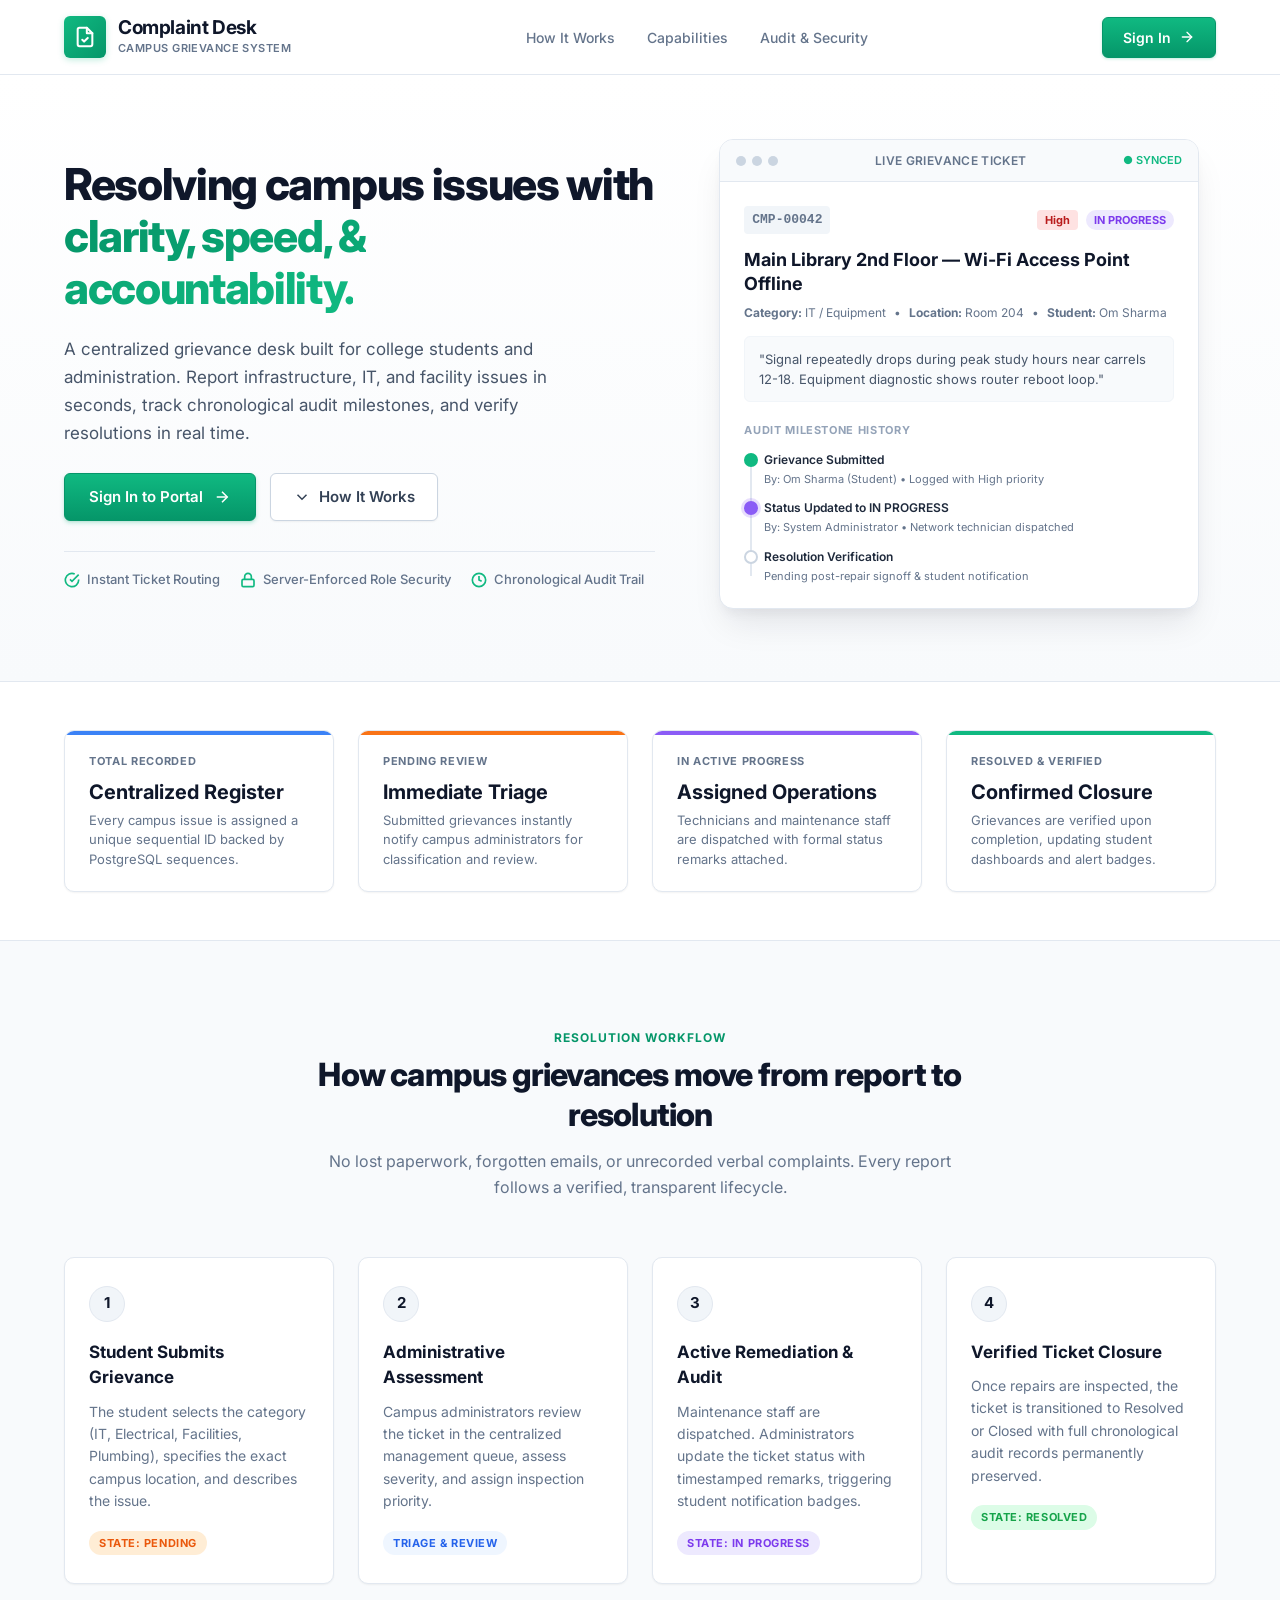
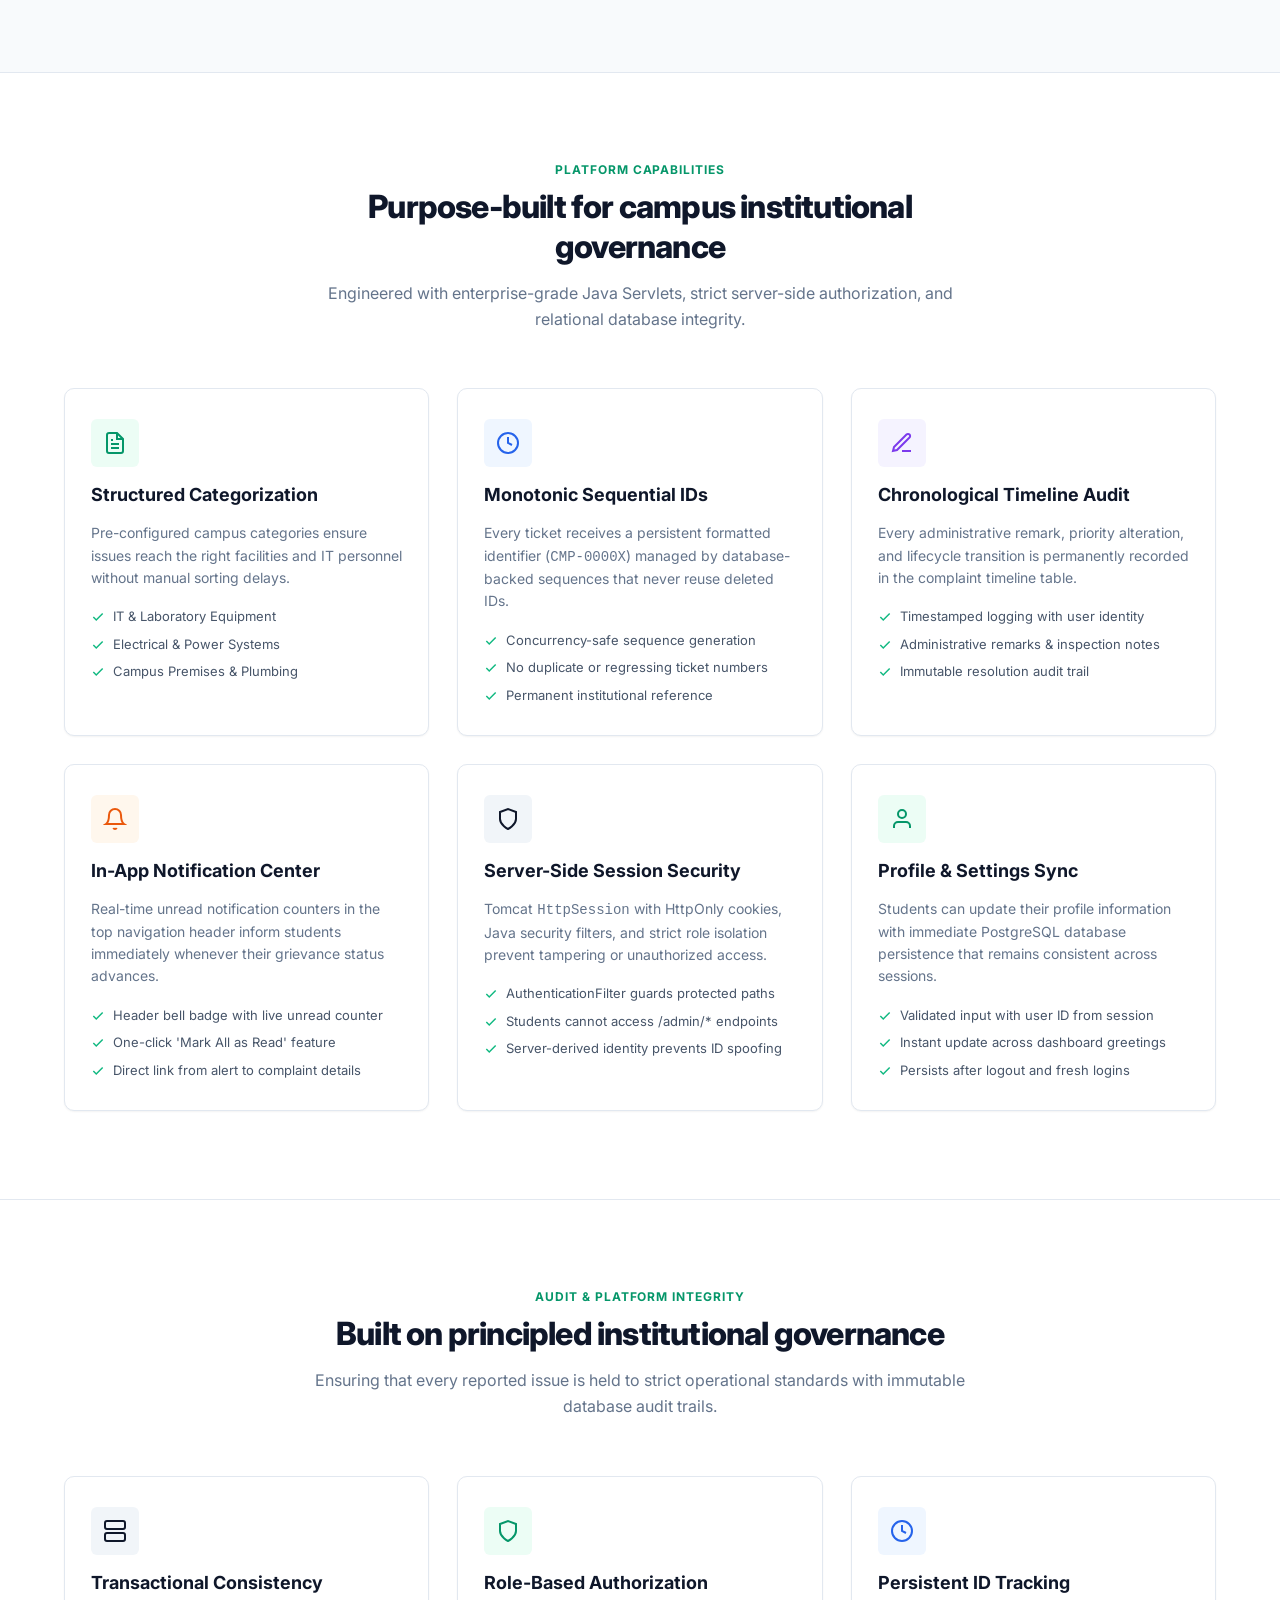
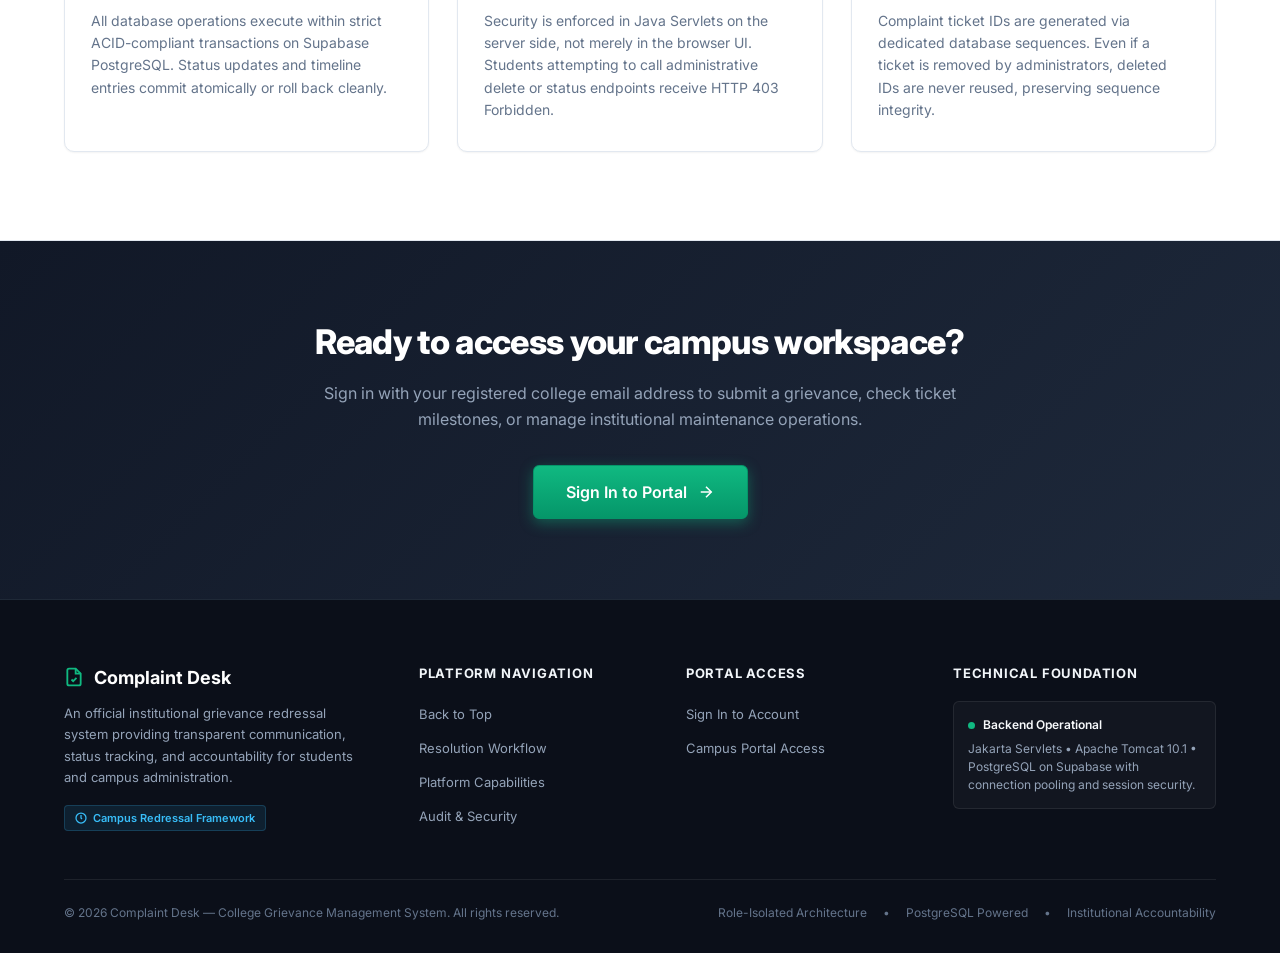
<file: CollegeComplaintSystemJava/index.html>
<!DOCTYPE html>
<html lang="en">
<head>
  <meta charset="UTF-8">
  <meta name="viewport" content="width=device-width, initial-scale=1.0">
  <title>Complaint Desk — College Grievance Management System</title>
  <meta name="description" content="Centralized, transparent, and role-secured campus complaint redressal platform for college students and administration.">
  <link rel="stylesheet" href="css/style.css">
  <link rel="stylesheet" href="css/landing.css">
</head>
<body class="landing-page" id="top">

  <!-- ========================================================================
       1. Top Sticky Navigation Bar
       ======================================================================== -->
  <header class="landing-navbar">
    <div class="landing-container">
      <div class="landing-nav-inner">
        <!-- Brand Emblem & Title -->
        <a href="index.html" class="landing-brand" aria-label="Complaint Desk Home">
          <div class="brand-icon-box">
            <svg viewBox="0 0 24 24" width="22" height="22" fill="none" stroke="currentColor" stroke-width="2.2" stroke-linecap="round" stroke-linejoin="round">
              <path d="M14 2H6a2 2 0 0 0-2 2v16a2 2 0 0 0 2 2h12a2 2 0 0 0 2-2V8z"></path>
              <polyline points="14 2 14 8 20 8"></polyline>
              <path d="M9 15l2 2 4-4"></path>
            </svg>
          </div>
          <div class="brand-text-block">
            <span class="brand-title">Complaint Desk</span>
            <span class="brand-badge">Campus Grievance System</span>
          </div>
        </a>

        <!-- Desktop Navigation Links -->
        <nav>
          <ul class="landing-nav-links" id="navLinks">
            <li><a href="#workflow">How It Works</a></li>
            <li><a href="#features">Capabilities</a></li>
            <li><a href="#tracking">Audit & Security</a></li>
          </ul>
        </nav>

        <!-- Navigation Action Buttons -->
        <div class="landing-nav-actions">
          <a href="login.html" class="nav-btn-signin" id="navSignInBtn">
            <span>Sign In</span>
            <svg viewBox="0 0 24 24" width="16" height="16" fill="none" stroke="currentColor" stroke-width="2" stroke-linecap="round" stroke-linejoin="round">
              <line x1="5" y1="12" x2="19" y2="12"></line>
              <polyline points="12 5 19 12 12 19"></polyline>
            </svg>
          </a>
          <button class="mobile-nav-toggle" id="mobileNavToggle" aria-label="Toggle Navigation Menu">
            <svg viewBox="0 0 24 24" width="24" height="24" fill="none" stroke="currentColor" stroke-width="2">
              <line x1="3" y1="12" x2="21" y2="12"></line>
              <line x1="3" y1="6" x2="21" y2="6"></line>
              <line x1="3" y1="18" x2="21" y2="18"></line>
            </svg>
          </button>
        </div>
      </div>
    </div>
  </header>

  <!-- ========================================================================
       2. Hero Section: Authentic Campus Grievance Platform
       ======================================================================== -->
  <section class="hero-section">
    <div class="landing-container">
      <div class="hero-grid">
        
        <!-- Left: Headline, Description & CTAs -->
        <div class="hero-content">
          <h1 class="hero-headline">
            Resolving campus issues with <span class="accent-text">clarity, speed, & accountability.</span>
          </h1>

          <p class="hero-description">
            A centralized grievance desk built for college students and administration. Report infrastructure, IT, and facility issues in seconds, track chronological audit milestones, and verify resolutions in real time.
          </p>

          <div class="hero-cta-group">
            <a href="login.html" class="btn-hero-primary" id="heroSignInBtn">
              <span>Sign In to Portal</span>
              <svg viewBox="0 0 24 24" width="18" height="18" fill="none" stroke="currentColor" stroke-width="2">
                <line x1="5" y1="12" x2="19" y2="12"></line>
                <polyline points="12 5 19 12 12 19"></polyline>
              </svg>
            </a>
            <a href="#workflow" class="btn-hero-secondary">
              <svg viewBox="0 0 24 24" width="18" height="18" fill="none" stroke="currentColor" stroke-width="2">
                <polyline points="6 9 12 15 18 9"></polyline>
              </svg>
              <span>How It Works</span>
            </a>
          </div>

          <!-- Trust Badges Row -->
          <div class="hero-feature-tags">
            <div class="hero-tag-item">
              <svg viewBox="0 0 24 24" width="16" height="16" fill="none" stroke="currentColor" stroke-width="2.5">
                <path d="M22 11.08V12a10 10 0 1 1-5.93-9.14"></path>
                <polyline points="22 4 12 14.01 9 11.01"></polyline>
              </svg>
              <span>Instant Ticket Routing</span>
            </div>
            <div class="hero-tag-item">
              <svg viewBox="0 0 24 24" width="16" height="16" fill="none" stroke="currentColor" stroke-width="2.5">
                <rect x="3" y="11" width="18" height="11" rx="2" ry="2"></rect>
                <path d="M7 11V7a5 5 0 0 1 10 0v4"></path>
              </svg>
              <span>Server-Enforced Role Security</span>
            </div>
            <div class="hero-tag-item">
              <svg viewBox="0 0 24 24" width="16" height="16" fill="none" stroke="currentColor" stroke-width="2.5">
                <circle cx="12" cy="12" r="10"></circle>
                <polyline points="12 6 12 12 16 14"></polyline>
              </svg>
              <span>Chronological Audit Trail</span>
            </div>
          </div>
        </div>

        <!-- Right: Authentic Ticket Preview Mockup -->
        <div class="hero-visual">
          <div class="mockup-card-container">
            <div class="mockup-window-header">
              <div class="mockup-window-dots">
                <span class="mockup-dot"></span>
                <span class="mockup-dot"></span>
                <span class="mockup-dot"></span>
              </div>
              <span class="mockup-window-title">LIVE GRIEVANCE TICKET</span>
              <span style="font-size:11px; font-weight:600; color:#10b981;">● SYNCED</span>
            </div>

            <div class="mockup-body">
              <div class="mockup-ticket-head">
                <span class="mockup-ticket-id">CMP-00042</span>
                <div class="mockup-badge-group">
                  <span class="badge-priority priority-high" style="background:#fee2e2; color:#b91c1c; font-size:11px; font-weight:700; padding:2px 8px; border-radius:4px;">High</span>
                  <span class="status-badge badge-in-progress" style="background:#ede9fe; color:#7c3aed; font-size:11px; font-weight:700; padding:2px 8px; border-radius:9999px;">IN PROGRESS</span>
                </div>
              </div>

              <h2 class="mockup-ticket-title">Main Library 2nd Floor — Wi-Fi Access Point Offline</h2>

              <div class="mockup-ticket-meta">
                <span><strong>Category:</strong> IT / Equipment</span>
                <span>&bull;</span>
                <span><strong>Location:</strong> Room 204</span>
                <span>&bull;</span>
                <span><strong>Student:</strong> Om Sharma</span>
              </div>

              <div class="mockup-ticket-desc">
                "Signal repeatedly drops during peak study hours near carrels 12-18. Equipment diagnostic shows router reboot loop."
              </div>

              <div class="mockup-timeline-label">Audit Milestone History</div>
              <div class="mockup-timeline">
                <div class="mockup-step done">
                  <div class="mockup-step-dot"></div>
                  <div class="mockup-step-content">
                    <span class="mockup-step-action">Grievance Submitted</span>
                    <span class="mockup-step-note">By: Om Sharma (Student) &bull; Logged with High priority</span>
                  </div>
                </div>

                <div class="mockup-step active">
                  <div class="mockup-step-dot"></div>
                  <div class="mockup-step-content">
                    <span class="mockup-step-action">Status Updated to IN PROGRESS</span>
                    <span class="mockup-step-note">By: System Administrator &bull; Network technician dispatched</span>
                  </div>
                </div>

                <div class="mockup-step">
                  <div class="mockup-step-dot"></div>
                  <div class="mockup-step-content">
                    <span class="mockup-step-action">Resolution Verification</span>
                    <span class="mockup-step-note">Pending post-repair signoff & student notification</span>
                  </div>
                </div>
              </div>
            </div>
          </div>
        </div>

      </div>
    </div>
  </section>

  <!-- ========================================================================
       3. Platform Metrics Strip (Matching Dashboard Metric Cards)
       ======================================================================== -->
  <section class="metrics-strip-section">
    <div class="landing-container">
      <div class="metrics-grid">
        
        <!-- Total Complaints Card -->
        <div class="metric-box metric-total">
          <div class="metric-label">TOTAL RECORDED</div>
          <div class="metric-heading">Centralized Register</div>
          <p class="metric-text">Every campus issue is assigned a unique sequential ID backed by PostgreSQL sequences.</p>
        </div>

        <!-- Pending Review Card -->
        <div class="metric-box metric-pending">
          <div class="metric-label">PENDING REVIEW</div>
          <div class="metric-heading">Immediate Triage</div>
          <p class="metric-text">Submitted grievances instantly notify campus administrators for classification and review.</p>
        </div>

        <!-- In Progress Card -->
        <div class="metric-box metric-progress">
          <div class="metric-label">IN ACTIVE PROGRESS</div>
          <div class="metric-heading">Assigned Operations</div>
          <p class="metric-text">Technicians and maintenance staff are dispatched with formal status remarks attached.</p>
        </div>

        <!-- Resolved Card -->
        <div class="metric-box metric-resolved">
          <div class="metric-label">RESOLVED & VERIFIED</div>
          <div class="metric-heading">Confirmed Closure</div>
          <p class="metric-text">Grievances are verified upon completion, updating student dashboards and alert badges.</p>
        </div>

      </div>
    </div>
  </section>

  <!-- ========================================================================
       4. How It Works: The 4-Step Resolution Workflow
       ======================================================================== -->
  <section class="section-wrapper" id="workflow">
    <div class="landing-container">
      <div class="section-header-centered">
        <div class="section-kicker">RESOLUTION WORKFLOW</div>
        <h2 class="section-title">How campus grievances move from report to resolution</h2>
        <p class="section-subtitle">
          No lost paperwork, forgotten emails, or unrecorded verbal complaints. Every report follows a verified, transparent lifecycle.
        </p>
      </div>

      <div class="workflow-grid">
        
        <!-- Step 1 -->
        <div class="workflow-card">
          <div class="workflow-step-num">1</div>
          <h3>Student Submits Grievance</h3>
          <p>The student selects the category (IT, Electrical, Facilities, Plumbing), specifies the exact campus location, and describes the issue.</p>
          <span class="step-badge" style="background:#ffedd5; color:#ea580c;">STATE: PENDING</span>
        </div>

        <!-- Step 2 -->
        <div class="workflow-card">
          <div class="workflow-step-num">2</div>
          <h3>Administrative Assessment</h3>
          <p>Campus administrators review the ticket in the centralized management queue, assess severity, and assign inspection priority.</p>
          <span class="step-badge" style="background:#eff6ff; color:#2563eb;">TRIAGE & REVIEW</span>
        </div>

        <!-- Step 3 -->
        <div class="workflow-card">
          <div class="workflow-step-num">3</div>
          <h3>Active Remediation & Audit</h3>
          <p>Maintenance staff are dispatched. Administrators update the ticket status with timestamped remarks, triggering student notification badges.</p>
          <span class="step-badge" style="background:#ede9fe; color:#7c3aed;">STATE: IN PROGRESS</span>
        </div>

        <!-- Step 4 -->
        <div class="workflow-card">
          <div class="workflow-step-num">4</div>
          <h3>Verified Ticket Closure</h3>
          <p>Once repairs are inspected, the ticket is transitioned to Resolved or Closed with full chronological audit records permanently preserved.</p>
          <span class="step-badge" style="background:#dcfce7; color:#16a34a;">STATE: RESOLVED</span>
        </div>

      </div>
    </div>
  </section>

  <!-- ========================================================================
       5. Platform Capabilities
       ======================================================================== -->
  <section class="section-wrapper alt-bg" id="features">
    <div class="landing-container">
      <div class="section-header-centered">
        <div class="section-kicker">PLATFORM CAPABILITIES</div>
        <h2 class="section-title">Purpose-built for campus institutional governance</h2>
        <p class="section-subtitle">
          Engineered with enterprise-grade Java Servlets, strict server-side authorization, and relational database integrity.
        </p>
      </div>

      <div class="features-grid">
        
        <!-- Capability 1 -->
        <div class="feature-box">
          <div class="feature-icon-wrapper icon-emerald">
            <svg viewBox="0 0 24 24" width="24" height="24" fill="none" stroke="currentColor" stroke-width="2">
              <path d="M14 2H6a2 2 0 0 0-2 2v16a2 2 0 0 0 2 2h12a2 2 0 0 0 2-2V8z"></path>
              <polyline points="14 2 14 8 20 8"></polyline>
              <line x1="16" y1="13" x2="8" y2="13"></line>
              <line x1="16" y1="17" x2="8" y2="17"></line>
              <line x1="10" y1="9" x2="8" y2="9"></line>
            </svg>
          </div>
          <h3>Structured Categorization</h3>
          <p>Pre-configured campus categories ensure issues reach the right facilities and IT personnel without manual sorting delays.</p>
          <ul class="feature-list">
            <li>
              <svg viewBox="0 0 24 24" width="14" height="14" fill="none" stroke="currentColor" stroke-width="2.5"><polyline points="20 6 9 17 4 12"></polyline></svg>
              <span>IT & Laboratory Equipment</span>
            </li>
            <li>
              <svg viewBox="0 0 24 24" width="14" height="14" fill="none" stroke="currentColor" stroke-width="2.5"><polyline points="20 6 9 17 4 12"></polyline></svg>
              <span>Electrical & Power Systems</span>
            </li>
            <li>
              <svg viewBox="0 0 24 24" width="14" height="14" fill="none" stroke="currentColor" stroke-width="2.5"><polyline points="20 6 9 17 4 12"></polyline></svg>
              <span>Campus Premises & Plumbing</span>
            </li>
          </ul>
        </div>

        <!-- Capability 2 -->
        <div class="feature-box">
          <div class="feature-icon-wrapper icon-blue">
            <svg viewBox="0 0 24 24" width="24" height="24" fill="none" stroke="currentColor" stroke-width="2">
              <circle cx="12" cy="12" r="10"></circle>
              <polyline points="12 6 12 12 16 14"></polyline>
            </svg>
          </div>
          <h3>Monotonic Sequential IDs</h3>
          <p>Every ticket receives a persistent formatted identifier (<code>CMP-0000X</code>) managed by database-backed sequences that never reuse deleted IDs.</p>
          <ul class="feature-list">
            <li>
              <svg viewBox="0 0 24 24" width="14" height="14" fill="none" stroke="currentColor" stroke-width="2.5"><polyline points="20 6 9 17 4 12"></polyline></svg>
              <span>Concurrency-safe sequence generation</span>
            </li>
            <li>
              <svg viewBox="0 0 24 24" width="14" height="14" fill="none" stroke="currentColor" stroke-width="2.5"><polyline points="20 6 9 17 4 12"></polyline></svg>
              <span>No duplicate or regressing ticket numbers</span>
            </li>
            <li>
              <svg viewBox="0 0 24 24" width="14" height="14" fill="none" stroke="currentColor" stroke-width="2.5"><polyline points="20 6 9 17 4 12"></polyline></svg>
              <span>Permanent institutional reference</span>
            </li>
          </ul>
        </div>

        <!-- Capability 3 -->
        <div class="feature-box">
          <div class="feature-icon-wrapper icon-purple">
            <svg viewBox="0 0 24 24" width="24" height="24" fill="none" stroke="currentColor" stroke-width="2">
              <path d="M12 20h9"></path>
              <path d="M16.5 3.5a2.121 2.121 0 0 1 3 3L7 19l-4 1 1-4L16.5 3.5z"></path>
            </svg>
          </div>
          <h3>Chronological Timeline Audit</h3>
          <p>Every administrative remark, priority alteration, and lifecycle transition is permanently recorded in the complaint timeline table.</p>
          <ul class="feature-list">
            <li>
              <svg viewBox="0 0 24 24" width="14" height="14" fill="none" stroke="currentColor" stroke-width="2.5"><polyline points="20 6 9 17 4 12"></polyline></svg>
              <span>Timestamped logging with user identity</span>
            </li>
            <li>
              <svg viewBox="0 0 24 24" width="14" height="14" fill="none" stroke="currentColor" stroke-width="2.5"><polyline points="20 6 9 17 4 12"></polyline></svg>
              <span>Administrative remarks & inspection notes</span>
            </li>
            <li>
              <svg viewBox="0 0 24 24" width="14" height="14" fill="none" stroke="currentColor" stroke-width="2.5"><polyline points="20 6 9 17 4 12"></polyline></svg>
              <span>Immutable resolution audit trail</span>
            </li>
          </ul>
        </div>

        <!-- Capability 4 -->
        <div class="feature-box">
          <div class="feature-icon-wrapper icon-orange">
            <svg viewBox="0 0 24 24" width="24" height="24" fill="none" stroke="currentColor" stroke-width="2">
              <path d="M18 8A6 6 0 0 0 6 8c0 7-3 9-3 9h18s-3-2-3-9"></path>
              <path d="M13.73 21a2 2 0 0 1-3.46 0"></path>
            </svg>
          </div>
          <h3>In-App Notification Center</h3>
          <p>Real-time unread notification counters in the top navigation header inform students immediately whenever their grievance status advances.</p>
          <ul class="feature-list">
            <li>
              <svg viewBox="0 0 24 24" width="14" height="14" fill="none" stroke="currentColor" stroke-width="2.5"><polyline points="20 6 9 17 4 12"></polyline></svg>
              <span>Header bell badge with live unread counter</span>
            </li>
            <li>
              <svg viewBox="0 0 24 24" width="14" height="14" fill="none" stroke="currentColor" stroke-width="2.5"><polyline points="20 6 9 17 4 12"></polyline></svg>
              <span>One-click 'Mark All as Read' feature</span>
            </li>
            <li>
              <svg viewBox="0 0 24 24" width="14" height="14" fill="none" stroke="currentColor" stroke-width="2.5"><polyline points="20 6 9 17 4 12"></polyline></svg>
              <span>Direct link from alert to complaint details</span>
            </li>
          </ul>
        </div>

        <!-- Capability 5 -->
        <div class="feature-box">
          <div class="feature-icon-wrapper icon-dark">
            <svg viewBox="0 0 24 24" width="24" height="24" fill="none" stroke="currentColor" stroke-width="2">
              <path d="M12 22s8-4 8-10V5l-8-3-8 3v7c0 6 8 10 8 10z"></path>
            </svg>
          </div>
          <h3>Server-Side Session Security</h3>
          <p>Tomcat <code>HttpSession</code> with HttpOnly cookies, Java security filters, and strict role isolation prevent tampering or unauthorized access.</p>
          <ul class="feature-list">
            <li>
              <svg viewBox="0 0 24 24" width="14" height="14" fill="none" stroke="currentColor" stroke-width="2.5"><polyline points="20 6 9 17 4 12"></polyline></svg>
              <span>AuthenticationFilter guards protected paths</span>
            </li>
            <li>
              <svg viewBox="0 0 24 24" width="14" height="14" fill="none" stroke="currentColor" stroke-width="2.5"><polyline points="20 6 9 17 4 12"></polyline></svg>
              <span>Students cannot access /admin/* endpoints</span>
            </li>
            <li>
              <svg viewBox="0 0 24 24" width="14" height="14" fill="none" stroke="currentColor" stroke-width="2.5"><polyline points="20 6 9 17 4 12"></polyline></svg>
              <span>Server-derived identity prevents ID spoofing</span>
            </li>
          </ul>
        </div>

        <!-- Capability 6 -->
        <div class="feature-box">
          <div class="feature-icon-wrapper icon-emerald">
            <svg viewBox="0 0 24 24" width="24" height="24" fill="none" stroke="currentColor" stroke-width="2">
              <path d="M20 21v-2a4 4 0 0 0-4-4H8a4 4 0 0 0-4 4v2"></path>
              <circle cx="12" cy="7" r="4"></circle>
            </svg>
          </div>
          <h3>Profile & Settings Sync</h3>
          <p>Students can update their profile information with immediate PostgreSQL database persistence that remains consistent across sessions.</p>
          <ul class="feature-list">
            <li>
              <svg viewBox="0 0 24 24" width="14" height="14" fill="none" stroke="currentColor" stroke-width="2.5"><polyline points="20 6 9 17 4 12"></polyline></svg>
              <span>Validated input with user ID from session</span>
            </li>
            <li>
              <svg viewBox="0 0 24 24" width="14" height="14" fill="none" stroke="currentColor" stroke-width="2.5"><polyline points="20 6 9 17 4 12"></polyline></svg>
              <span>Instant update across dashboard greetings</span>
            </li>
            <li>
              <svg viewBox="0 0 24 24" width="14" height="14" fill="none" stroke="currentColor" stroke-width="2.5"><polyline points="20 6 9 17 4 12"></polyline></svg>
              <span>Persists after logout and fresh logins</span>
            </li>
          </ul>
        </div>

      </div>
    </div>
  </section>

  <!-- ========================================================================
       6. Transparency & Security Overview
       ======================================================================== -->
  <section class="section-wrapper alt-bg" id="tracking">
    <div class="landing-container">
      <div class="section-header-centered">
        <div class="section-kicker">AUDIT & PLATFORM INTEGRITY</div>
        <h2 class="section-title">Built on principled institutional governance</h2>
        <p class="section-subtitle">
          Ensuring that every reported issue is held to strict operational standards with immutable database audit trails.
        </p>
      </div>

      <div class="features-grid">
        <div class="feature-box">
          <div class="feature-icon-wrapper icon-dark">
            <svg viewBox="0 0 24 24" width="24" height="24" fill="none" stroke="currentColor" stroke-width="2">
              <rect x="2" y="2" width="20" height="8" rx="2" ry="2"></rect>
              <rect x="2" y="14" width="20" height="8" rx="2" ry="2"></rect>
              <line x1="6" y1="6" x2="6.01" y2="6"></line>
              <line x1="6" y1="18" x2="6.01" y2="18"></line>
            </svg>
          </div>
          <h3>Transactional Consistency</h3>
          <p>All database operations execute within strict ACID-compliant transactions on Supabase PostgreSQL. Status updates and timeline entries commit atomically or roll back cleanly.</p>
        </div>

        <div class="feature-box">
          <div class="feature-icon-wrapper icon-emerald">
            <svg viewBox="0 0 24 24" width="24" height="24" fill="none" stroke="currentColor" stroke-width="2">
              <path d="M12 22s8-4 8-10V5l-8-3-8 3v7c0 6 8 10 8 10z"></path>
            </svg>
          </div>
          <h3>Role-Based Authorization</h3>
          <p>Security is enforced in Java Servlets on the server side, not merely in the browser UI. Students attempting to call administrative delete or status endpoints receive HTTP 403 Forbidden.</p>
        </div>

        <div class="feature-box">
          <div class="feature-icon-wrapper icon-blue">
            <svg viewBox="0 0 24 24" width="24" height="24" fill="none" stroke="currentColor" stroke-width="2">
              <circle cx="12" cy="12" r="10"></circle>
              <polyline points="12 6 12 12 16 14"></polyline>
            </svg>
          </div>
          <h3>Persistent ID Tracking</h3>
          <p>Complaint ticket IDs are generated via dedicated database sequences. Even if a ticket is removed by administrators, deleted IDs are never reused, preserving sequence integrity.</p>
        </div>
      </div>
    </div>
  </section>

  <!-- ========================================================================
       8. Pre-Footer Call to Action Banner
       ======================================================================== -->
  <section class="cta-banner-section">
    <div class="landing-container">
      <div class="cta-banner-card">
        <h2>Ready to access your campus workspace?</h2>
        <p>
          Sign in with your registered college email address to submit a grievance, check ticket milestones, or manage institutional maintenance operations.
        </p>
        <div class="cta-button-row">
          <a href="login.html" class="btn-cta-portal" id="ctaPortalBtn">
            <span>Sign In to Portal</span>
            <svg viewBox="0 0 24 24" width="18" height="18" fill="none" stroke="currentColor" stroke-width="2">
              <line x1="5" y1="12" x2="19" y2="12"></line>
              <polyline points="12 5 19 12 12 19"></polyline>
            </svg>
          </a>
        </div>
      </div>
    </div>
  </section>

  <!-- ========================================================================
       9. Comprehensive, Considered Footer
       ======================================================================== -->
  <footer class="landing-footer">
    <div class="landing-container">
      <div class="footer-grid">
        
        <!-- Column 1: Brand & Purpose -->
        <div class="footer-col-brand">
          <h3>
            <svg viewBox="0 0 24 24" width="20" height="20" fill="none" stroke="#10b981" stroke-width="2.2">
              <path d="M14 2H6a2 2 0 0 0-2 2v16a2 2 0 0 0 2 2h12a2 2 0 0 0 2-2V8z"></path>
              <polyline points="14 2 14 8 20 8"></polyline>
              <path d="M9 15l2 2 4-4"></path>
            </svg>
            <span>Complaint Desk</span>
          </h3>
          <p>
            An official institutional grievance redressal system providing transparent communication, status tracking, and accountability for students and campus administration.
          </p>
          <div class="footer-institution-badge">
            <svg viewBox="0 0 24 24" width="12" height="12" fill="none" stroke="currentColor" stroke-width="2.5"><circle cx="12" cy="12" r="10"></circle><polyline points="12 6 12 12 14 14"></polyline></svg>
            <span>Campus Redressal Framework</span>
          </div>
        </div>

        <!-- Column 2: Navigation Links -->
        <div class="footer-col">
          <h4>Platform Navigation</h4>
          <ul class="footer-links">
            <li><a href="#top">Back to Top</a></li>
            <li><a href="#workflow">Resolution Workflow</a></li>
            <li><a href="#features">Platform Capabilities</a></li>
            <li><a href="#tracking">Audit & Security</a></li>
          </ul>
        </div>

        <!-- Column 3: Portal Access -->
        <div class="footer-col">
          <h4>Portal Access</h4>
          <ul class="footer-links">
            <li><a href="login.html">Sign In to Account</a></li>
            <li><a href="login.html">Campus Portal Access</a></li>
          </ul>
        </div>

        <!-- Column 4: System Architecture -->
        <div class="footer-col">
          <h4>Technical Foundation</h4>
          <div class="footer-system-status">
            <div class="footer-status-row">
              <span class="footer-status-dot"></span>
              <span>Backend Operational</span>
            </div>
            <p style="font-size:12px; color:#94a3b8; line-height:1.5;">
              Jakarta Servlets &bull; Apache Tomcat 10.1 &bull; PostgreSQL on Supabase with connection pooling and session security.
            </p>
          </div>
        </div>

      </div>

      <!-- Bottom Row: Copyright & Disclosures -->
      <div class="footer-bottom-row">
        <div class="footer-copyright">
          &copy; 2026 Complaint Desk &mdash; College Grievance Management System. All rights reserved.
        </div>
        <div class="footer-credits">
          <span>Role-Isolated Architecture</span>
          <span>&bull;</span>
          <span>PostgreSQL Powered</span>
          <span>&bull;</span>
          <span>Institutional Accountability</span>
        </div>
      </div>
    </div>
  </footer>

  <!-- ========================================================================
       10. Smooth Scroll & Mobile Nav Script
       ======================================================================== -->
  <script>
    // Mobile navigation toggle
    const mobileToggle = document.getElementById("mobileNavToggle");
    const navLinks = document.getElementById("navLinks");

    if (mobileToggle && navLinks) {
      mobileToggle.addEventListener("click", function () {
        navLinks.classList.toggle("mobile-open");
      });

      // Close mobile menu when an anchor link is clicked
      navLinks.querySelectorAll("a").forEach(link => {
        link.addEventListener("click", () => {
          navLinks.classList.remove("mobile-open");
        });
      });
    }

    // Smooth scroll offset handling for sticky navbar
    document.querySelectorAll('a[href^="#"]').forEach(anchor => {
      anchor.addEventListener("click", function (e) {
        const targetId = this.getAttribute("href");
        if (targetId === "#") return;
        const targetEl = document.querySelector(targetId);
        if (targetEl) {
          e.preventDefault();
          const navHeight = document.querySelector(".landing-navbar").offsetHeight || 74;
          const elementPosition = targetEl.getBoundingClientRect().top + window.pageYOffset;
          const offsetPosition = elementPosition - navHeight;

          window.scrollTo({
            top: offsetPosition,
            behavior: "smooth"
          });
        }
      });
    });
  </script>
</body>
</html>
</file>
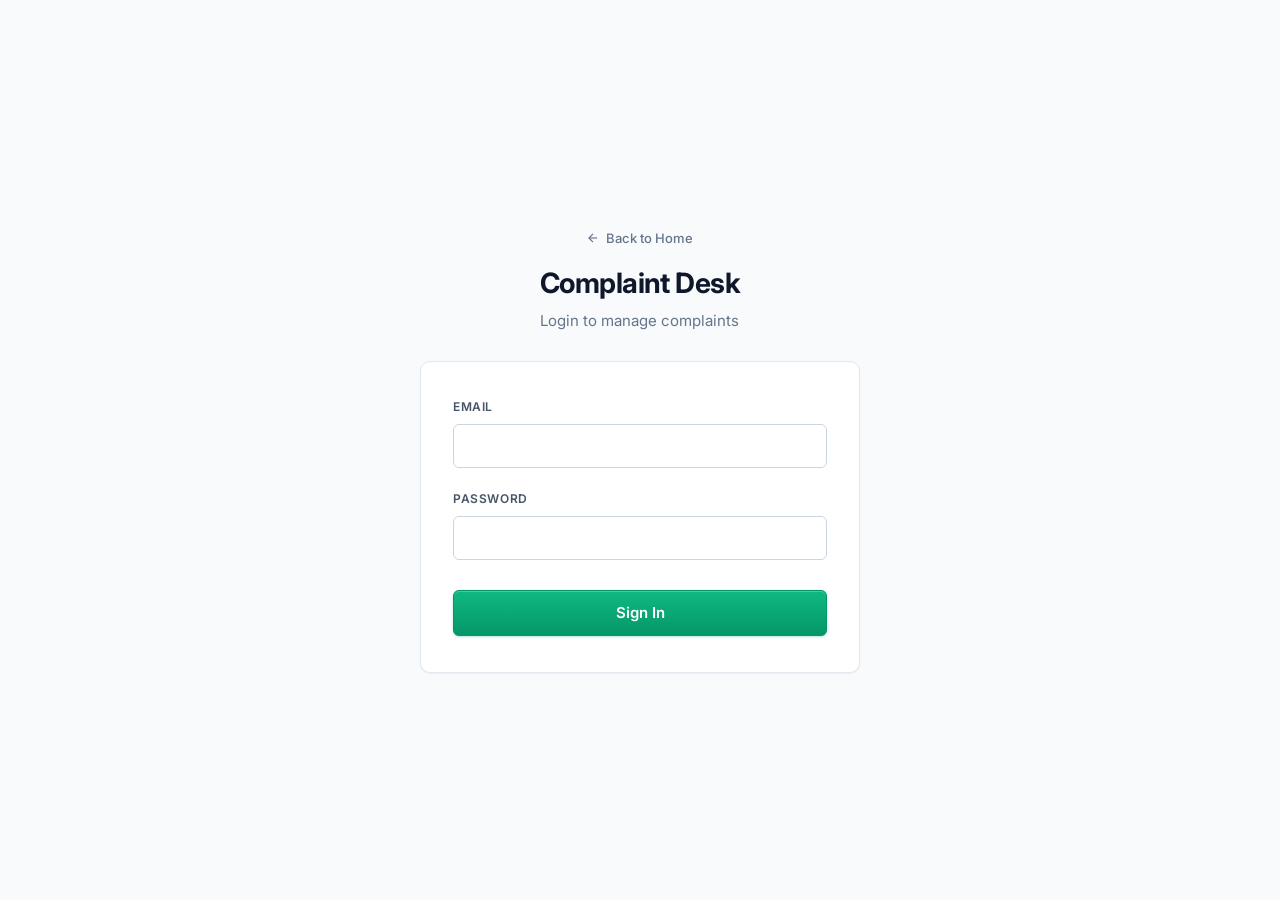
<file: CollegeComplaintSystemJava/login.html>
<!DOCTYPE html>
<html lang="en">
<head>
  <meta charset="UTF-8">
  <meta name="viewport" content="width=device-width, initial-scale=1.0">
  <title>Login - Complaint Desk</title>
  <link rel="stylesheet" href="css/style.css">
  <link rel="stylesheet" href="css/auth.css">
</head>
<body class="auth-page">

  <div class="auth-header">
    <a href="index.html" style="display:inline-flex; align-items:center; gap:6px; font-size:13px; font-weight:500; color:#64748b; margin-bottom:14px; text-decoration:none;">
      <svg viewBox="0 0 24 24" width="14" height="14" fill="none" stroke="currentColor" stroke-width="2"><line x1="19" y1="12" x2="5" y2="12"></line><polyline points="12 19 5 12 12 5"></polyline></svg>
      Back to Home
    </a>
    <h1><a href="index.html" style="color:inherit; text-decoration:none;">Complaint Desk</a></h1>
    <p>Login to manage complaints</p>
  </div>

  <div class="auth-card">
    <div id="loginError" class="auth-error"></div>

    <form id="loginForm">
      <div class="form-group">
        <label for="email">EMAIL</label>
        <input type="email" id="email" name="email" class="form-control" required autocomplete="email">
      </div>

      <div class="form-group">
        <label for="password">PASSWORD</label>
        <input type="password" id="password" name="password" class="form-control" required autocomplete="current-password">
      </div>

      <button type="submit" class="btn-primary" id="btnSignIn">Sign In</button>
    </form>
  </div>

  <script>
    const loginForm = document.getElementById("loginForm");
    const loginError = document.getElementById("loginError");
    const btnSignIn = document.getElementById("btnSignIn");

    loginForm.addEventListener("submit", async function (e) {
      e.preventDefault();
      loginError.style.display = "none";

      const email = document.getElementById("email").value.trim().toLowerCase();
      const password = document.getElementById("password").value;

      btnSignIn.disabled = true;
      btnSignIn.textContent = "Signing In...";

      try {
        // Send authentication request to Java Servlet
        const response = await fetch("api/login", {
          method: "POST",
          headers: {
            "Content-Type": "application/x-www-form-urlencoded",
            "Accept": "application/json"
          },
          body: new URLSearchParams({
            email: email,
            password: password
          })
        });

        const data = await response.json();

        if (response.ok && data.success) {
          // Store session info locally for UI header/name rendering
          sessionStorage.setItem("demoUser", JSON.stringify({
            id: data.id,
            email: data.email,
            role: data.role,
            name: data.name,
            department: data.department
          }));

          // Redirect to authorized workspace
          window.location.href = data.redirectUrl;
        } else {
          loginError.textContent = data.message || "Invalid email or password.";
          loginError.style.display = "block";
          btnSignIn.disabled = false;
          btnSignIn.textContent = "Sign In";
        }
      } catch (err) {
        console.error("Backend login error:", err);
        loginError.textContent = "Unable to connect to the backend server. Please verify your connection or server status.";
        loginError.style.display = "block";
        btnSignIn.disabled = false;
        btnSignIn.textContent = "Sign In";
      }
    });
  </script>
</body>
</html>
</file>
<file: CollegeComplaintSystemJava/css/style.css>
@import url('https://fonts.googleapis.com/css2?family=Inter:wght@400;500;600;700&display=swap');

/* ==========================================================================
   College Complaint Management System - Core Style Tokens & Base Styles
   ========================================================================== */

:root {
  /* Brand & Layout Palette */
  --color-sidebar-bg: #111827;       /* Dark navy sidebar */
  --color-sidebar-hover: #1f2937;
  --color-sidebar-text: #94a3b8;    /* Muted slate text */
  --color-sidebar-text-active: #ffffff;
  
  --color-bg-canvas: #f8fafc;       /* Light gray canvas background */
  --color-card-bg: #ffffff;         /* Clean white card */
  --color-border: #e2e8f0;          /* Subtle card & input border */
  --color-border-light: #f1f5f9;
  
  /* Text Colors */
  --color-text-main: #0f172a;       /* Dark charcoal headings/titles */
  --color-text-muted: #64748b;      /* Slate secondary text */
  --color-text-light: #94a3b8;      /* Captions and labels */
  
  /* Accent & Action Colors */
  --color-primary: #10b981;         /* Emerald green primary accent */
  --color-primary-hover: #059669;   /* Darker green hover state */
  --color-primary-light: #d1fae5;   /* Light green for badges/avatars */
  
  /* Stat Card Accent Colors (matching screenshots) */
  --color-stat-total: #3b82f6;      /* Blue accent */
  --color-stat-pending: #f97316;    /* Orange accent */
  --color-stat-progress: #8b5cf6;   /* Purple accent */
  --color-stat-resolved: #10b981;   /* Emerald green accent */

  /* Status Badge Colors */
  --badge-submitted-bg: #ffedd5;
  --badge-submitted-text: #ea580c;
  --badge-progress-bg: #ede9fe;
  --badge-progress-text: #7c3aed;
  --badge-resolved-bg: #dcfce7;
  --badge-resolved-text: #16a34a;
  --badge-rejected-bg: #fee2e2;
  --badge-rejected-text: #dc2626;

  /* Typography */
  --font-sans: 'Inter', -apple-system, BlinkMacSystemFont, 'Segoe UI', Roboto, Helvetica, Arial, sans-serif;
  
  /* Shadows & Radius */
  --radius-sm: 6px;
  --radius-md: 10px;
  --radius-lg: 14px;
  --shadow-sm: 0 1px 2px 0 rgba(0, 0, 0, 0.05);
  --shadow-card: 0 1px 3px 0 rgba(0, 0, 0, 0.04), 0 1px 2px -1px rgba(0, 0, 0, 0.04);
  --shadow-hover: 0 4px 6px -1px rgba(0, 0, 0, 0.07), 0 2px 4px -2px rgba(0, 0, 0, 0.07);
}

/* Base Reset & Accessibility */
*, *::before, *::after {
  box-sizing: border-box;
  margin: 0;
  padding: 0;
}

html, body {
  width: 100%;
  max-width: 100%;
  overflow-x: hidden;
}

body {
  font-family: var(--font-sans);
  background-color: var(--color-bg-canvas);
  color: var(--color-text-main);
  line-height: 1.5;
  -webkit-font-smoothing: antialiased;
}

a {
  color: inherit;
  text-decoration: none;
  touch-action: manipulation;
}

button {
  font-family: inherit;
  cursor: pointer;
  border: none;
  outline: none;
  touch-action: manipulation;
}

input, select, textarea {
  font-family: inherit;
  font-size: 14px;
  touch-action: manipulation;
  max-width: 100%;
}

:focus-visible {
  outline: 2px solid var(--color-primary);
  outline-offset: 2px;
}

@media (prefers-reduced-motion: reduce) {
  *, *::before, *::after {
    animation-duration: 0.01ms !important;
    animation-iteration-count: 1 !important;
    transition-duration: 0.01ms !important;
    scroll-behavior: auto !important;
  }
}

/* --------------------------------------------------------------------------
   Universal & Action Buttons
   -------------------------------------------------------------------------- */
.btn {
  display: inline-flex;
  align-items: center;
  justify-content: center;
  gap: 8px;
  font-family: var(--font-sans);
  font-size: 14px;
  font-weight: 600;
  height: 44px;
  padding: 0 20px;
  border-radius: var(--radius-sm);
  border: 1px solid transparent;
  cursor: pointer;
  transition: all 0.2s cubic-bezier(0.16, 1, 0.3, 1);
  line-height: 1;
  text-decoration: none;
  user-select: none;
  letter-spacing: 0.015em;
  -webkit-font-smoothing: antialiased;
}

.btn:active {
  transform: translateY(0) scale(0.985);
}

.btn svg {
  flex-shrink: 0;
  transition: transform 0.2s ease;
}

/* Green Primary Button (e.g. Update Status, Submit Complaint) */
.btn-primary {
  background: linear-gradient(180deg, #10b981 0%, #059669 100%);
  color: #ffffff;
  border: 1px solid #059669;
  box-shadow: 0 1px 3px rgba(16, 185, 129, 0.25), 0 1px 2px rgba(0, 0, 0, 0.05), inset 0 1px 0 rgba(255, 255, 255, 0.22);
}

.btn-primary:hover {
  background: linear-gradient(180deg, #059669 0%, #047857 100%);
  border-color: #047857;
  box-shadow: 0 4px 14px rgba(16, 185, 129, 0.38), 0 2px 4px rgba(0, 0, 0, 0.08), inset 0 1px 0 rgba(255, 255, 255, 0.25);
  transform: translateY(-1px);
}

.btn-primary:active {
  transform: translateY(0) scale(0.985);
  box-shadow: 0 1px 2px rgba(16, 185, 129, 0.2), inset 0 2px 4px rgba(0, 0, 0, 0.15);
}

.btn-primary:hover svg {
  transform: scale(1.15);
}

/* Blue Action Button (e.g. Send Response) */
.btn-blue {
  background: linear-gradient(180deg, #3b82f6 0%, #2563eb 100%);
  color: #ffffff;
  border: 1px solid #1d4ed8;
  box-shadow: 0 1px 3px rgba(37, 99, 235, 0.25), 0 1px 2px rgba(0, 0, 0, 0.05), inset 0 1px 0 rgba(255, 255, 255, 0.22);
}

.btn-blue:hover {
  background: linear-gradient(180deg, #2563eb 0%, #1d4ed8 100%);
  border-color: #1e40af;
  box-shadow: 0 4px 14px rgba(37, 99, 235, 0.38), 0 2px 4px rgba(0, 0, 0, 0.08), inset 0 1px 0 rgba(255, 255, 255, 0.25);
  transform: translateY(-1px);
}

.btn-blue:active {
  transform: translateY(0) scale(0.985);
  box-shadow: 0 1px 2px rgba(37, 99, 235, 0.2), inset 0 2px 4px rgba(0, 0, 0, 0.15);
}

.btn-blue:hover svg {
  transform: translateX(3px) scale(1.1);
}

.btn-block {
  width: 100%;
}
</file>
<file: CollegeComplaintSystemJava/css/landing.css>
/* ==========================================================================
   Complaint Desk — Premium Campus Landing Page Stylesheet
   ========================================================================== */

/* --------------------------------------------------------------------------
   1. Layout & Container
   -------------------------------------------------------------------------- */
.landing-page {
  background-color: var(--color-bg-canvas);
  color: var(--color-text-main);
  overflow-x: hidden;
  display: flex;
  flex-direction: column;
  min-height: 100vh;
}

.landing-container {
  width: 100%;
  max-width: 1200px;
  margin: 0 auto;
  padding: 0 24px;
}

/* --------------------------------------------------------------------------
   2. Sticky Navigation Header
   -------------------------------------------------------------------------- */
.landing-navbar {
  position: sticky;
  top: 0;
  z-index: 1000;
  background-color: rgba(255, 255, 255, 0.94);
  backdrop-filter: blur(12px);
  -webkit-backdrop-filter: blur(12px);
  border-bottom: 1px solid var(--color-border);
  transition: all 0.25s ease;
}

.landing-nav-inner {
  display: flex;
  align-items: center;
  justify-content: space-between;
  height: 74px;
}

.landing-brand {
  display: flex;
  align-items: center;
  gap: 12px;
  text-decoration: none;
  color: var(--color-text-main);
}

.brand-icon-box {
  width: 42px;
  height: 42px;
  background: linear-gradient(135deg, #10b981 0%, #059669 100%);
  border-radius: var(--radius-sm);
  display: flex;
  align-items: center;
  justify-content: center;
  color: #ffffff;
  box-shadow: 0 2px 6px rgba(16, 185, 129, 0.25);
}

.brand-text-block {
  display: flex;
  flex-direction: column;
}

.brand-title {
  font-size: 19px;
  font-weight: 700;
  letter-spacing: -0.02em;
  color: #0f172a;
  line-height: 1.2;
}

.brand-badge {
  font-size: 11px;
  font-weight: 600;
  color: var(--color-text-muted);
  letter-spacing: 0.04em;
  text-transform: uppercase;
}

.landing-nav-links {
  display: flex;
  align-items: center;
  gap: 32px;
  list-style: none;
}

.landing-nav-links a {
  font-size: 14px;
  font-weight: 500;
  color: var(--color-text-muted);
  transition: color 0.15s ease;
  position: relative;
  padding: 6px 0;
}

.landing-nav-links a:hover {
  color: var(--color-text-main);
}

.landing-nav-actions {
  display: flex;
  align-items: center;
  gap: 14px;
}

.nav-btn-signin {
  display: inline-flex;
  align-items: center;
  gap: 8px;
  background: linear-gradient(180deg, #10b981 0%, #059669 100%);
  color: #ffffff !important;
  font-size: 14px;
  font-weight: 600;
  padding: 9px 20px;
  border-radius: var(--radius-sm);
  border: 1px solid #059669;
  box-shadow: 0 1px 3px rgba(16, 185, 129, 0.25);
  transition: all 0.2s ease;
}

.nav-btn-signin:hover {
  background: linear-gradient(180deg, #059669 0%, #047857 100%);
  box-shadow: 0 4px 12px rgba(16, 185, 129, 0.35);
  transform: translateY(-1px);
}

.mobile-nav-toggle {
  display: none;
  background: none;
  border: none;
  padding: 8px;
  color: var(--color-text-main);
  cursor: pointer;
}

/* --------------------------------------------------------------------------
   3. Hero Section
   -------------------------------------------------------------------------- */
.hero-section {
  padding: 64px 0 72px;
  background: linear-gradient(180deg, #ffffff 0%, #f8fafc 100%);
  border-bottom: 1px solid var(--color-border);
  position: relative;
}

.hero-grid {
  display: grid;
  grid-template-columns: 1.15fr 1fr;
  gap: 48px;
  align-items: center;
}

.hero-content {
  display: flex;
  flex-direction: column;
  gap: 20px;
}


.hero-headline {
  font-size: 44px;
  font-weight: 800;
  line-height: 1.18;
  letter-spacing: -0.03em;
  color: #0f172a;
}

.hero-headline span.accent-text {
  background: linear-gradient(135deg, #059669 0%, #10b981 100%);
  background-clip: text;
  -webkit-background-clip: text;
  -webkit-text-fill-color: transparent;
  color: transparent;
}

.hero-description {
  font-size: 17px;
  line-height: 1.65;
  color: #475569;
  max-width: 540px;
}

.hero-cta-group {
  display: flex;
  align-items: center;
  gap: 14px;
  margin-top: 6px;
  flex-wrap: wrap;
}

.btn-hero-primary {
  height: 48px;
  padding: 0 24px;
  font-size: 15px;
  font-weight: 600;
  display: inline-flex;
  align-items: center;
  gap: 10px;
  background: linear-gradient(180deg, #10b981 0%, #059669 100%);
  color: #ffffff;
  border: 1px solid #059669;
  border-radius: var(--radius-sm);
  box-shadow: 0 2px 4px rgba(16, 185, 129, 0.25), 0 1px 2px rgba(0, 0, 0, 0.05);
  transition: all 0.2s ease;
  text-decoration: none;
}

.btn-hero-primary:hover {
  background: linear-gradient(180deg, #059669 0%, #047857 100%);
  box-shadow: 0 6px 16px rgba(16, 185, 129, 0.35);
  transform: translateY(-1px);
}

.btn-hero-secondary {
  height: 48px;
  padding: 0 22px;
  font-size: 15px;
  font-weight: 600;
  display: inline-flex;
  align-items: center;
  gap: 8px;
  background-color: #ffffff;
  color: #334155;
  border: 1px solid #cbd5e1;
  border-radius: var(--radius-sm);
  box-shadow: var(--shadow-sm);
  transition: all 0.2s ease;
  text-decoration: none;
}

.btn-hero-secondary:hover {
  background-color: #f8fafc;
  border-color: #94a3b8;
  color: #0f172a;
}

.hero-feature-tags {
  display: flex;
  align-items: center;
  gap: 20px;
  margin-top: 10px;
  padding-top: 18px;
  border-top: 1px solid #e2e8f0;
  flex-wrap: wrap;
}

.hero-tag-item {
  display: flex;
  align-items: center;
  gap: 7px;
  font-size: 13px;
  font-weight: 500;
  color: #64748b;
}

.hero-tag-item svg {
  color: #10b981;
  flex-shrink: 0;
}

/* --------------------------------------------------------------------------
   4. Hero Visual: Authentic Complaint Preview Mockup
   -------------------------------------------------------------------------- */
.hero-visual {
  position: relative;
  display: flex;
  justify-content: center;
}

.mockup-card-container {
  width: 100%;
  max-width: 480px;
  background-color: #ffffff;
  border: 1px solid var(--color-border);
  border-radius: var(--radius-lg);
  box-shadow: 0 20px 35px -8px rgba(15, 23, 42, 0.1), 0 8px 12px -4px rgba(15, 23, 42, 0.05);
  overflow: hidden;
  position: relative;
}

.mockup-window-header {
  height: 42px;
  background-color: #f8fafc;
  border-bottom: 1px solid var(--color-border);
  padding: 0 16px;
  display: flex;
  align-items: center;
  justify-content: space-between;
}

.mockup-window-dots {
  display: flex;
  align-items: center;
  gap: 6px;
}

.mockup-dot {
  width: 10px;
  height: 10px;
  border-radius: 50%;
  background-color: #cbd5e1;
}

.mockup-window-title {
  font-size: 12px;
  font-weight: 600;
  color: #64748b;
  letter-spacing: 0.03em;
}

.mockup-body {
  padding: 24px;
}

.mockup-ticket-head {
  display: flex;
  align-items: center;
  justify-content: space-between;
  margin-bottom: 14px;
}

.mockup-ticket-id {
  font-family: monospace;
  font-size: 13px;
  font-weight: 700;
  color: #64748b;
  background: #f1f5f9;
  padding: 4px 8px;
  border-radius: 4px;
}

.mockup-badge-group {
  display: flex;
  gap: 8px;
}

.mockup-ticket-title {
  font-size: 18px;
  font-weight: 700;
  color: #0f172a;
  line-height: 1.35;
  margin-bottom: 8px;
}

.mockup-ticket-meta {
  font-size: 12px;
  color: #64748b;
  display: flex;
  align-items: center;
  gap: 8px;
  margin-bottom: 14px;
  flex-wrap: wrap;
}

.mockup-ticket-desc {
  font-size: 13px;
  color: #475569;
  background-color: #f8fafc;
  border: 1px solid #f1f5f9;
  border-radius: var(--radius-sm);
  padding: 12px 14px;
  line-height: 1.55;
  margin-bottom: 20px;
}

/* Mini Timeline Inside Mockup */
.mockup-timeline-label {
  font-size: 11px;
  font-weight: 700;
  letter-spacing: 0.06em;
  text-transform: uppercase;
  color: #94a3b8;
  margin-bottom: 12px;
}

.mockup-timeline {
  display: flex;
  flex-direction: column;
  gap: 12px;
  position: relative;
  padding-left: 20px;
}

.mockup-timeline::before {
  content: '';
  position: absolute;
  left: 6px;
  top: 6px;
  bottom: 8px;
  width: 2px;
  background-color: #e2e8f0;
}

.mockup-step {
  position: relative;
  font-size: 12px;
}

.mockup-step-dot {
  position: absolute;
  left: -20px;
  top: 2px;
  width: 14px;
  height: 14px;
  border-radius: 50%;
  background-color: #ffffff;
  border: 2px solid #cbd5e1;
  display: flex;
  align-items: center;
  justify-content: center;
}

.mockup-step.done .mockup-step-dot {
  background-color: #10b981;
  border-color: #10b981;
}

.mockup-step.active .mockup-step-dot {
  background-color: #8b5cf6;
  border-color: #8b5cf6;
  box-shadow: 0 0 0 3px rgba(139, 92, 246, 0.2);
}

.mockup-step-content {
  display: flex;
  flex-direction: column;
}

.mockup-step-action {
  font-weight: 600;
  color: #1e293b;
}

.mockup-step-note {
  font-size: 11px;
  color: #64748b;
  margin-top: 2px;
}


/* --------------------------------------------------------------------------
   5. Metrics Strip (Matching Dashboard Stat Cards)
   -------------------------------------------------------------------------- */
.metrics-strip-section {
  padding: 48px 0;
  background-color: #ffffff;
  border-bottom: 1px solid var(--color-border);
}

.metrics-grid {
  display: grid;
  grid-template-columns: repeat(4, 1fr);
  gap: 24px;
}

.metric-box {
  background-color: #ffffff;
  border: 1px solid var(--color-border);
  border-radius: var(--radius-md);
  padding: 22px 24px;
  position: relative;
  overflow: hidden;
  box-shadow: var(--shadow-sm);
  transition: transform 0.2s ease, box-shadow 0.2s ease;
}

.metric-box:hover {
  transform: translateY(-2px);
  box-shadow: var(--shadow-hover);
}

.metric-box::before {
  content: '';
  position: absolute;
  top: 0;
  left: 0;
  right: 0;
  height: 4px;
}

.metric-box.metric-total::before { background-color: var(--color-stat-total); }
.metric-box.metric-pending::before { background-color: var(--color-stat-pending); }
.metric-box.metric-progress::before { background-color: var(--color-stat-progress); }
.metric-box.metric-resolved::before { background-color: var(--color-stat-resolved); }

.metric-label {
  font-size: 11px;
  font-weight: 700;
  letter-spacing: 0.06em;
  text-transform: uppercase;
  color: var(--color-text-muted);
}

.metric-heading {
  font-size: 20px;
  font-weight: 700;
  color: var(--color-text-main);
  margin: 10px 0 6px;
  line-height: 1.25;
}

.metric-text {
  font-size: 13px;
  color: var(--color-text-muted);
  line-height: 1.5;
}

/* --------------------------------------------------------------------------
   6. Section Headers Common Pattern
   -------------------------------------------------------------------------- */
.section-wrapper {
  padding: 88px 0;
  border-bottom: 1px solid var(--color-border);
}

.section-wrapper.alt-bg {
  background-color: #ffffff;
}

.section-header-centered {
  text-align: center;
  max-width: 680px;
  margin: 0 auto 56px;
}

.section-kicker {
  font-size: 12px;
  font-weight: 700;
  letter-spacing: 0.08em;
  text-transform: uppercase;
  color: #059669;
  margin-bottom: 8px;
}

.section-title {
  font-size: 32px;
  font-weight: 800;
  letter-spacing: -0.025em;
  color: #0f172a;
  line-height: 1.25;
  margin-bottom: 14px;
}

.section-subtitle {
  font-size: 16px;
  color: #64748b;
  line-height: 1.6;
}

/* --------------------------------------------------------------------------
   7. How It Works (Workflow Steps)
   -------------------------------------------------------------------------- */
.workflow-grid {
  display: grid;
  grid-template-columns: repeat(4, 1fr);
  gap: 24px;
  position: relative;
}

.workflow-card {
  background-color: #ffffff;
  border: 1px solid var(--color-border);
  border-radius: var(--radius-md);
  padding: 28px 24px;
  display: flex;
  flex-direction: column;
  position: relative;
  box-shadow: var(--shadow-sm);
  transition: all 0.2s ease;
}

.workflow-card:hover {
  transform: translateY(-3px);
  border-color: #cbd5e1;
  box-shadow: var(--shadow-hover);
}

.workflow-step-num {
  width: 36px;
  height: 36px;
  border-radius: 50%;
  background-color: #f1f5f9;
  color: #0f172a;
  font-size: 15px;
  font-weight: 700;
  display: flex;
  align-items: center;
  justify-content: center;
  margin-bottom: 18px;
  border: 1px solid #e2e8f0;
}

.workflow-card:hover .workflow-step-num {
  background: linear-gradient(135deg, #10b981 0%, #059669 100%);
  color: #ffffff;
  border-color: #059669;
}

.workflow-card h3 {
  font-size: 17px;
  font-weight: 700;
  color: #0f172a;
  margin-bottom: 10px;
}

.workflow-card p {
  font-size: 14px;
  color: #64748b;
  line-height: 1.6;
}

.workflow-card .step-badge {
  margin-top: 18px;
  font-size: 11px;
  font-weight: 700;
  letter-spacing: 0.05em;
  text-transform: uppercase;
  padding: 4px 10px;
  border-radius: 9999px;
  width: fit-content;
}

/* --------------------------------------------------------------------------
   8. Platform Capabilities Grid
   -------------------------------------------------------------------------- */
.features-grid {
  display: grid;
  grid-template-columns: repeat(3, 1fr);
  gap: 28px;
}

.feature-box {
  background-color: #ffffff;
  border: 1px solid var(--color-border);
  border-radius: var(--radius-md);
  padding: 30px 26px;
  box-shadow: var(--shadow-sm);
  display: flex;
  flex-direction: column;
  gap: 14px;
  transition: all 0.2s ease;
}

.feature-box:hover {
  transform: translateY(-3px);
  border-color: #cbd5e1;
  box-shadow: var(--shadow-hover);
}

.feature-icon-wrapper {
  width: 48px;
  height: 48px;
  border-radius: var(--radius-sm);
  display: flex;
  align-items: center;
  justify-content: center;
}

.feature-icon-wrapper.icon-emerald {
  background-color: #ecfdf5;
  color: #059669;
}

.feature-icon-wrapper.icon-blue {
  background-color: #eff6ff;
  color: #2563eb;
}

.feature-icon-wrapper.icon-purple {
  background-color: #f5f3ff;
  color: #7c3aed;
}

.feature-icon-wrapper.icon-orange {
  background-color: #fff7ed;
  color: #ea580c;
}

.feature-icon-wrapper.icon-dark {
  background-color: #f1f5f9;
  color: #0f172a;
}

.feature-box h3 {
  font-size: 18px;
  font-weight: 700;
  color: #0f172a;
}

.feature-box p {
  font-size: 14px;
  color: #64748b;
  line-height: 1.6;
}

.feature-list {
  list-style: none;
  margin-top: 4px;
  display: flex;
  flex-direction: column;
  gap: 8px;
}

.feature-list li {
  font-size: 13px;
  color: #475569;
  display: flex;
  align-items: center;
  gap: 8px;
}

.feature-list li svg {
  color: #10b981;
  flex-shrink: 0;
}

/* --------------------------------------------------------------------------
   9. Roles Comparison (Student vs Admin)
   -------------------------------------------------------------------------- */
.roles-grid {
  display: grid;
  grid-template-columns: 1fr 1fr;
  gap: 32px;
}

.role-card {
  border-radius: var(--radius-lg);
  padding: 36px 32px;
  display: flex;
  flex-direction: column;
  position: relative;
  box-shadow: var(--shadow-card);
}

.role-card.student-card {
  background: #ffffff;
  border: 1px solid var(--color-border);
}

.role-card.admin-card {
  background: #111827;
  color: #ffffff;
  border: 1px solid #1f2937;
}

.role-header {
  display: flex;
  align-items: center;
  justify-content: space-between;
  margin-bottom: 20px;
}

.role-badge {
  font-size: 11px;
  font-weight: 700;
  letter-spacing: 0.06em;
  text-transform: uppercase;
  padding: 4px 12px;
  border-radius: 9999px;
}

.role-badge.badge-student-role {
  background-color: #d1fae5;
  color: #065f46;
}

.role-badge.badge-admin-role {
  background-color: rgba(59, 130, 246, 0.2);
  color: #93c5fd;
  border: 1px solid rgba(59, 130, 246, 0.4);
}

.role-card h3 {
  font-size: 24px;
  font-weight: 700;
  margin-bottom: 10px;
}

.role-card.student-card h3 { color: #0f172a; }
.role-card.admin-card h3 { color: #ffffff; }

.role-desc {
  font-size: 15px;
  line-height: 1.6;
  margin-bottom: 24px;
}

.role-card.student-card .role-desc { color: #64748b; }
.role-card.admin-card .role-desc { color: #94a3b8; }

.role-checklist {
  list-style: none;
  display: flex;
  flex-direction: column;
  gap: 12px;
  margin-bottom: 28px;
}

.role-checklist li {
  display: flex;
  align-items: flex-start;
  gap: 10px;
  font-size: 14px;
  line-height: 1.5;
}

.role-card.student-card .role-checklist li { color: #334155; }
.role-card.admin-card .role-checklist li { color: #cbd5e1; }

.role-checklist li svg {
  flex-shrink: 0;
  margin-top: 3px;
}

.role-card.student-card .role-checklist li svg { color: #10b981; }
.role-card.admin-card .role-checklist li svg { color: #60a5fa; }

/* --------------------------------------------------------------------------
   10. Pre-Footer Call to Action Banner
   -------------------------------------------------------------------------- */
.cta-banner-section {
  padding: 80px 0;
  background: linear-gradient(135deg, #111827 0%, #1e293b 100%);
  color: #ffffff;
  position: relative;
  overflow: hidden;
}

.cta-banner-card {
  text-align: center;
  max-width: 680px;
  margin: 0 auto;
}

.cta-banner-card h2 {
  font-size: 34px;
  font-weight: 800;
  letter-spacing: -0.02em;
  margin-bottom: 16px;
  line-height: 1.25;
}

.cta-banner-card p {
  font-size: 16px;
  color: #94a3b8;
  line-height: 1.65;
  margin-bottom: 32px;
}

.cta-button-row {
  display: flex;
  justify-content: center;
  align-items: center;
  gap: 16px;
}

.btn-cta-portal {
  display: inline-flex;
  align-items: center;
  gap: 10px;
  background: linear-gradient(180deg, #10b981 0%, #059669 100%);
  color: #ffffff !important;
  font-size: 16px;
  font-weight: 600;
  padding: 14px 32px;
  border-radius: var(--radius-sm);
  border: 1px solid #059669;
  box-shadow: 0 4px 14px rgba(16, 185, 129, 0.4);
  transition: all 0.2s ease;
  text-decoration: none;
}

.btn-cta-portal:hover {
  background: linear-gradient(180deg, #059669 0%, #047857 100%);
  transform: translateY(-2px);
  box-shadow: 0 6px 20px rgba(16, 185, 129, 0.5);
}

/* --------------------------------------------------------------------------
   11. Considered, Comprehensive Footer
   -------------------------------------------------------------------------- */
.landing-footer {
  background-color: #0b0f19;
  color: #94a3b8;
  border-top: 1px solid #1f2937;
  padding: 64px 0 32px;
}

.footer-grid {
  display: grid;
  grid-template-columns: 1.4fr 1fr 1fr 1.2fr;
  gap: 48px;
  margin-bottom: 48px;
}

.footer-col-brand h3 {
  font-size: 18px;
  font-weight: 700;
  color: #ffffff;
  margin-bottom: 12px;
  display: flex;
  align-items: center;
  gap: 10px;
}

.footer-col-brand p {
  font-size: 13px;
  line-height: 1.65;
  color: #94a3b8;
  max-width: 320px;
}

.footer-institution-badge {
  display: inline-flex;
  align-items: center;
  gap: 6px;
  margin-top: 16px;
  font-size: 11px;
  font-weight: 600;
  color: #38bdf8;
  background: rgba(56, 189, 248, 0.1);
  padding: 4px 10px;
  border-radius: 4px;
  border: 1px solid rgba(56, 189, 248, 0.2);
}

.footer-col h4 {
  font-size: 13px;
  font-weight: 700;
  text-transform: uppercase;
  letter-spacing: 0.06em;
  color: #f1f5f9;
  margin-bottom: 18px;
}

.footer-links {
  list-style: none;
  display: flex;
  flex-direction: column;
  gap: 10px;
}

.footer-links a {
  font-size: 13px;
  color: #94a3b8;
  transition: color 0.15s ease;
  display: inline-flex;
  align-items: center;
  gap: 6px;
}

.footer-links a:hover {
  color: #ffffff;
}

.footer-system-status {
  background-color: rgba(255, 255, 255, 0.03);
  border: 1px solid rgba(255, 255, 255, 0.08);
  border-radius: var(--radius-sm);
  padding: 14px;
  font-size: 12px;
}

.footer-status-row {
  display: flex;
  align-items: center;
  gap: 8px;
  color: #f8fafc;
  font-weight: 600;
  margin-bottom: 6px;
}

.footer-status-dot {
  width: 7px;
  height: 7px;
  border-radius: 50%;
  background-color: #10b981;
}

.footer-bottom-row {
  border-top: 1px solid rgba(255, 255, 255, 0.08);
  padding-top: 24px;
  display: flex;
  align-items: center;
  justify-content: space-between;
  font-size: 12px;
  color: #64748b;
  flex-wrap: wrap;
  gap: 14px;
}

.footer-copyright {
  color: #64748b;
}

.footer-credits {
  display: flex;
  align-items: center;
  gap: 16px;
}

/* --------------------------------------------------------------------------
   12. Responsive Adjustments Across Viewports (320px - 1440px)
   -------------------------------------------------------------------------- */
@media (max-width: 1024px) {
  .hero-grid {
    grid-template-columns: 1fr;
    gap: 40px;
  }

  .hero-content {
    text-align: center;
    align-items: center;
  }

  .hero-description {
    max-width: 100%;
  }

  .hero-cta-group {
    justify-content: center;
  }

  .hero-feature-tags {
    justify-content: center;
  }

  .metrics-grid {
    grid-template-columns: repeat(2, 1fr);
  }

  .workflow-grid {
    grid-template-columns: repeat(2, 1fr);
  }

  .features-grid {
    grid-template-columns: repeat(2, 1fr);
  }

  .tracking-grid {
    grid-template-columns: repeat(2, 1fr);
  }

  .footer-grid {
    grid-template-columns: repeat(2, 1fr);
    gap: 36px;
  }
}

@media (max-width: 768px) {
  .landing-nav-links {
    display: none;
  }

  .mobile-nav-toggle {
    display: inline-flex;
    align-items: center;
    justify-content: center;
    width: 44px;
    height: 44px;
    border-radius: var(--radius-sm);
  }

  .mobile-nav-toggle:hover {
    background-color: #f1f5f9;
  }

  .landing-nav-links.mobile-open {
    display: flex;
    flex-direction: column;
    position: absolute;
    top: 74px;
    left: 0;
    right: 0;
    background-color: #ffffff;
    border-bottom: 1px solid var(--color-border);
    padding: 20px 24px;
    gap: 16px;
    box-shadow: 0 12px 24px -4px rgba(0, 0, 0, 0.12);
    z-index: 1001;
  }

  .landing-nav-links.mobile-open a {
    padding: 8px 0;
    font-size: 15px;
    font-weight: 600;
  }

  .hero-section {
    padding: 48px 0 56px;
  }

  .hero-headline {
    font-size: 34px;
  }

  .hero-description {
    font-size: 16px;
  }

  .section-wrapper {
    padding: 60px 0;
  }

  .section-header-centered {
    margin: 0 auto 40px;
  }

  .section-title {
    font-size: 28px;
  }

  .metrics-grid {
    grid-template-columns: 1fr;
    gap: 16px;
  }

  .workflow-grid {
    grid-template-columns: 1fr;
    gap: 16px;
  }

  .features-grid {
    grid-template-columns: 1fr;
    gap: 16px;
  }

  .tracking-grid {
    grid-template-columns: 1fr;
    gap: 16px;
  }

  .cta-banner-section {
    padding: 56px 0;
  }

  .cta-banner-card h2 {
    font-size: 28px;
  }

  .footer-grid {
    grid-template-columns: 1fr;
    gap: 32px;
  }

  .footer-bottom-row {
    flex-direction: column;
    text-align: center;
    gap: 16px;
  }

  .footer-credits {
    flex-wrap: wrap;
    justify-content: center;
    gap: 8px;
  }
}

@media (max-width: 640px) {
  .hero-cta-group {
    flex-direction: column;
    width: 100%;
    gap: 10px;
  }

  .btn-hero-primary,
  .btn-hero-secondary {
    width: 100%;
    justify-content: center;
    height: 46px;
  }

  .cta-button-row {
    flex-direction: column;
    width: 100%;
  }

  .btn-cta-portal {
    width: 100%;
    justify-content: center;
    height: 48px;
  }
}

@media (max-width: 480px) {
  .landing-container {
    padding: 0 16px;
  }

  .landing-nav-inner {
    height: 64px;
  }

  .landing-brand {
    gap: 8px;
  }

  .brand-icon-box {
    width: 36px;
    height: 36px;
  }

  .brand-icon-box svg {
    width: 18px;
    height: 18px;
  }

  .brand-title {
    font-size: 16px;
  }

  .brand-badge {
    display: none;
  }

  .nav-btn-signin {
    padding: 8px 12px;
    font-size: 13px;
    min-height: 40px;
  }

  .hero-section {
    padding: 36px 0 44px;
  }

  .hero-headline {
    font-size: 26px;
    line-height: 1.22;
  }

  .hero-description {
    font-size: 14px;
    line-height: 1.6;
  }

  .hero-feature-tags {
    flex-direction: column;
    align-items: flex-start;
    gap: 8px;
    width: 100%;
    padding-top: 14px;
  }

  .hero-tag-item {
    font-size: 12px;
  }

  /* Authentic Ticket Mockup on Narrow Viewports */
  .mockup-card-container {
    width: 100%;
    max-width: 100%;
    box-sizing: border-box;
  }

  .mockup-body {
    padding: 16px 14px;
  }

  .mockup-ticket-title {
    font-size: 15px;
    line-height: 1.35;
  }

  .mockup-ticket-meta {
    font-size: 11px;
    gap: 4px;
  }

  .mockup-ticket-desc {
    padding: 10px 12px;
    font-size: 12px;
    margin-bottom: 16px;
  }

  .mockup-timeline {
    padding-left: 18px;
    gap: 10px;
  }

  .mockup-step-dot {
    width: 12px;
    height: 12px;
    left: -18px;
  }

  .mockup-step-action {
    font-size: 12px;
  }

  .mockup-step-note {
    font-size: 10px;
  }

  .section-wrapper {
    padding: 44px 0;
  }

  .section-header-centered {
    margin-bottom: 28px;
  }

  .section-title {
    font-size: 22px;
  }

  .section-subtitle {
    font-size: 14px;
  }

  .workflow-card {
    padding: 20px 16px;
  }

  .feature-box {
    padding: 20px 16px;
  }

  .tracking-box {
    padding: 20px 16px;
  }

  .cta-banner-section {
    padding: 44px 0;
  }

  .cta-banner-card h2 {
    font-size: 24px;
  }

  .cta-banner-card p {
    font-size: 14px;
    margin-bottom: 24px;
  }

  .landing-footer {
    padding: 48px 0 28px;
  }

  .footer-copyright {
    font-size: 12px;
  }

  .footer-credits {
    font-size: 11px;
  }
}

@media (max-width: 360px) {
  .landing-container {
    padding: 0 10px;
  }

  .brand-title {
    font-size: 15px;
  }

  .hero-headline {
    font-size: 22px;
  }

  .mockup-body {
    padding: 14px 10px;
  }

  .section-title {
    font-size: 20px;
  }

  .cta-banner-card h2 {
    font-size: 21px;
  }
}
</file>
<file: CollegeComplaintSystemJava/css/auth.css>
/* ==========================================================================
   Authentication Pages Styling (Matching Login Screenshot)
   ========================================================================== */

.auth-page {
  min-height: 100vh;
  display: flex;
  flex-direction: column;
  align-items: center;
  justify-content: center;
  background-color: var(--color-bg-canvas);
  padding: 24px;
}

.auth-header {
  text-align: center;
  margin-bottom: 28px;
}

.auth-header h1 {
  font-size: 28px;
  font-weight: 700;
  color: var(--color-text-main);
  letter-spacing: -0.02em;
  margin-bottom: 6px;
}

.auth-header p {
  font-size: 15px;
  color: var(--color-text-muted);
}

.auth-card {
  background-color: var(--color-card-bg);
  border: 1px solid var(--color-border);
  border-radius: var(--radius-md);
  box-shadow: var(--shadow-card);
  width: 100%;
  max-width: 440px;
  padding: 36px 32px;
}

.form-group {
  margin-bottom: 22px;
}

.form-group label {
  display: block;
  font-size: 12px;
  font-weight: 600;
  letter-spacing: 0.05em;
  text-transform: uppercase;
  color: #475569;
  margin-bottom: 8px;
}

.form-control {
  width: 100%;
  height: 44px;
  padding: 10px 14px;
  border: 1px solid #cbd5e1;
  border-radius: var(--radius-sm);
  background-color: #ffffff;
  color: var(--color-text-main);
  font-size: 14px;
  transition: border-color 0.15s ease, box-shadow 0.15s ease;
}

.form-control:focus {
  border-color: var(--color-primary);
  box-shadow: 0 0 0 3px rgba(16, 185, 129, 0.15);
  outline: none;
}

.btn-primary {
  width: 100%;
  height: 46px;
  background-color: var(--color-primary);
  color: #ffffff;
  font-size: 15px;
  font-weight: 600;
  border-radius: var(--radius-sm);
  display: inline-flex;
  align-items: center;
  justify-content: center;
  transition: background-color 0.15s ease, transform 0.05s ease;
  margin-top: 8px;
}

.btn-primary:hover {
  background-color: var(--color-primary-hover);
}

.btn-primary:active {
  transform: scale(0.99);
}

.auth-error {
  display: none;
  background-color: #fef2f2;
  border: 1px solid #fecaca;
  color: #b91c1c;
  padding: 10px 14px;
  border-radius: var(--radius-sm);
  font-size: 13px;
  margin-bottom: 18px;
  line-height: 1.4;
}

/* --------------------------------------------------------------------------
   Responsive Adjustments for Authentication
   -------------------------------------------------------------------------- */
@media (max-width: 480px) {
  .auth-page {
    padding: 20px 14px;
    justify-content: flex-start;
    padding-top: 36px;
  }

  .auth-header {
    margin-bottom: 22px;
  }

  .auth-header h1 {
    font-size: 24px;
  }

  .auth-header p {
    font-size: 14px;
  }

  .auth-card {
    padding: 24px 18px;
    border-radius: var(--radius-sm);
  }

  .form-group {
    margin-bottom: 18px;
  }

  .form-control {
    font-size: 15px;
  }
}

@media (max-width: 360px) {
  .auth-page {
    padding: 16px 10px;
    padding-top: 24px;
  }

  .auth-card {
    padding: 20px 14px;
  }

  .auth-header h1 {
    font-size: 22px;
  }
}
</file>
